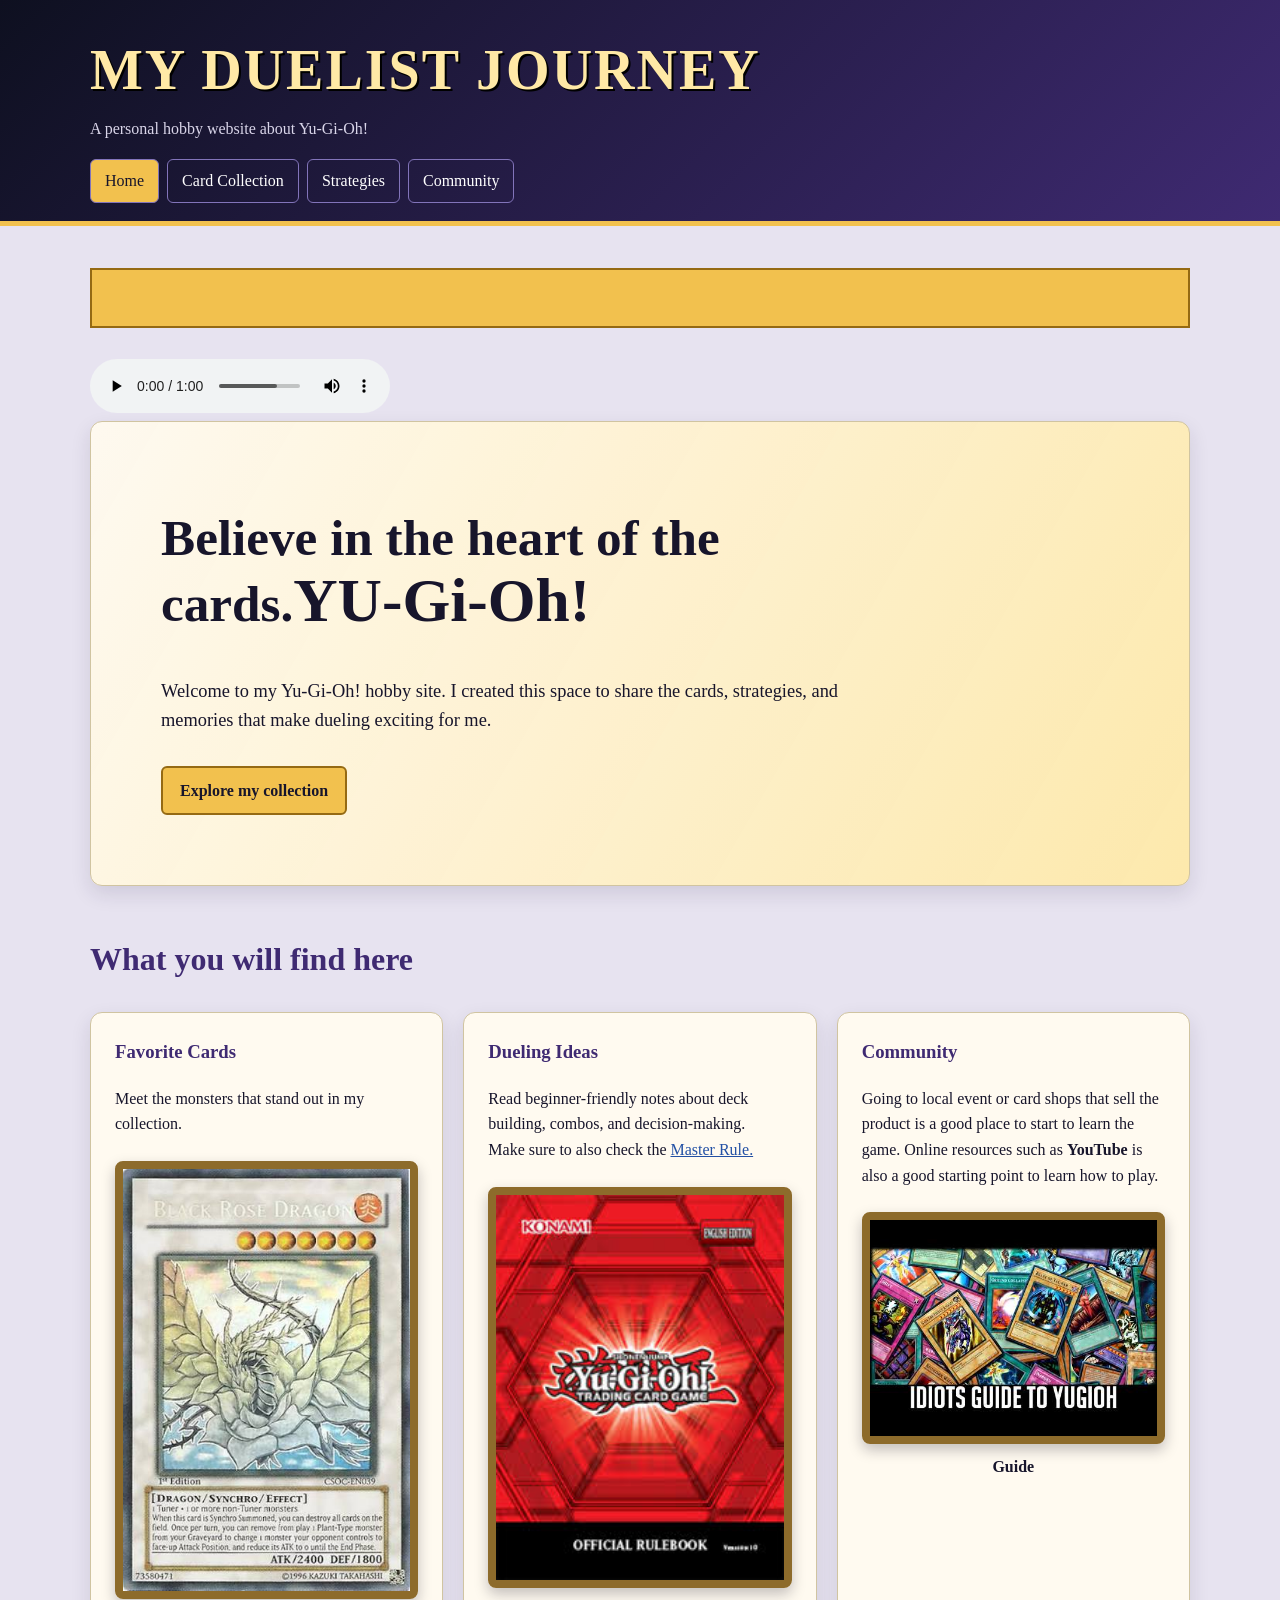
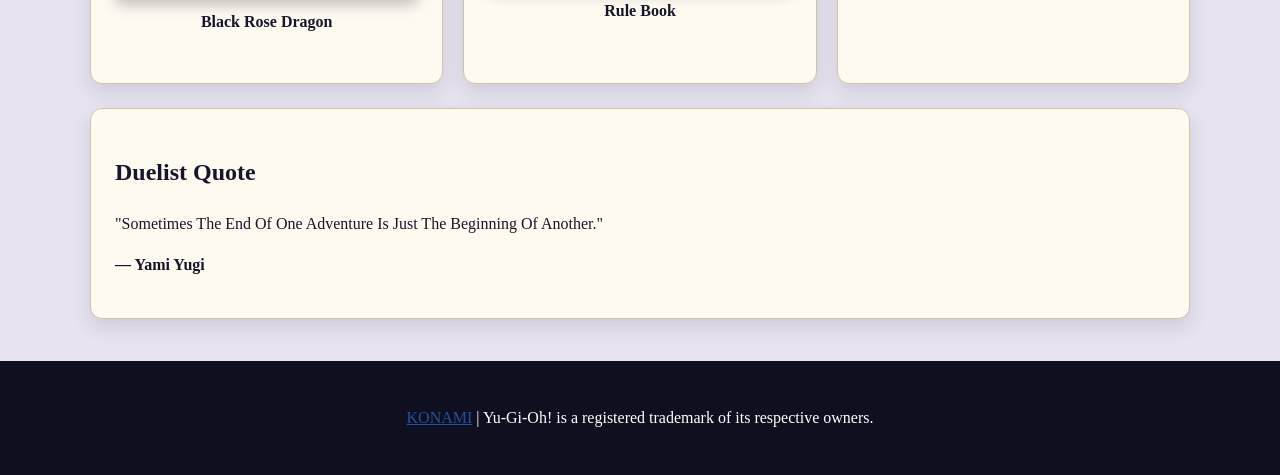
<file: index.html>
<!doctype html>
<html lang="en">
<head>
  <meta charset="utf-8">
  <meta name="viewport" content="width=device-width, initial-scale=1">
  <title>My Duelist Journey | Yu-Gi-Oh!</title>
  <link rel="stylesheet" href="_css/styles.css">
  <link rel="icon" type="image/jpeg" href="images/back-yugioh-card.jpeg">
</head>
<body>
  <header class="site-header">
    <div class="header-inner">
      <h1 class="brand">MY DUELIST JOURNEY</h1>
      <p class="tagline">A personal hobby website about Yu-Gi-Oh!</p>
      <nav aria-label="Main navigation">
        <ul class="nav-list">
          <li><a href="index.html" aria-current="page">Home</a></li>
          <li><a href="cards.html">Card Collection</a></li>
          <li><a href="strategies.html">Strategies</a></li>
          <li><a href="community.html">Community</a></li>
        </ul>
      </nav>
    </div>
  </header>

  <main class="container">
    <!-- MDN element #1: <marquee> displays scrolling text.
         It is obsolete in HTML5 because CSS animations are preferred for animation.-->
    <marquee class="duel-banner"><strong>YU-Gi-Oh?!?!?!? Become The King Of Games<strong></marquee>

    <!-- MDN element/attribute #2: <audio> embeds a sound file in the page.
         The autoplay and loop attributes start the opening theme and repeat it.
         Autoplay is not obsolete, but browsers may block audible autoplay, and
         automatic sound can be disruptive; controls are included so visitors
         can interact with the audio.-->
    <audio autoplay loop controls>
      <source src="media/duel-monsters-opening.mp3" type="audio/mpeg">
      
    </audio>

    <section class="hero">
      <p class="symbol" aria-hidden="true"></p>
      <!-- MDN element #3: <big> makes text larger than the surrounding text.
           It is obsolete in HTML5; CSS font-size is the modern replacement. -->
      <h2>Believe in the heart of the cards.<big>YU-Gi-Oh!</big></h2>
      <p>Welcome to my Yu-Gi-Oh! hobby site. I created this space to share the cards, strategies, and memories that make dueling exciting for me.</p>
      <a class="button" href="cards.html">Explore my collection</a>
    </section>

    <h2 class="section-heading">What you will find here</h2>
    <section class="grid" aria-label="Website sections">
      <article class="card">
        <h3>Favorite Cards</h3>
        <p>Meet the monsters that stand out in my collection.</p>
        
        <figure class="favorite-card">
          <img src="images/GR-Black Rose.jpeg" alt="Black Rose Dragon Yu-Gi-Oh! trading card">
          <figcaption>Black Rose Dragon</figcaption>
        </figure>
      </article>
      <article class="card"><h3>Dueling Ideas</h3><p>Read beginner-friendly notes about deck building, combos, and decision-making.<br>Make sure to also check the <a href="https://yugipedia.com/wiki/Master_Rule" title="Master Rules" target="_blank">Master Rule.</a></p>
       <figure class="Dueling-Ideas">
          <img src="images/master-rule.jpeg" alt="Yu-Gi-Oh Master Rule book">
          <figcaption>Rule Book</figcaption>
        </figure>
      </article>
      <article class="card"><h3>Community</h3><p>Going to local event or card shops that sell the product is a good place to start to learn the game. Online resources such as <b>YouTube</b> is also a good starting point to learn how to play.</p><figure class="Guide">
          <img src="images/Guide-yugioh.jpg" alt="Yu-Gi-Oh guide">
          <figcaption>Guide</figcaption>
    </figure></article>
    
    </section>

    <section class="quote" style="margin-top: 24px;">
      <h2>Duelist Quote</h2>
      <p>"Sometimes The End Of One Adventure Is Just The Beginning Of Another."</p>
      <p><strong>— Yami Yugi</strong></p>
    </section>
  </main>

  <footer class="footer"><p><a href="https://www.yugioh-card.com/en/" title="yugioh-card.com" target="_blank">KONAMI</a>
    | Yu-Gi-Oh! is a registered trademark of its respective owners.</p></footer>
</body>
</html>
</file>
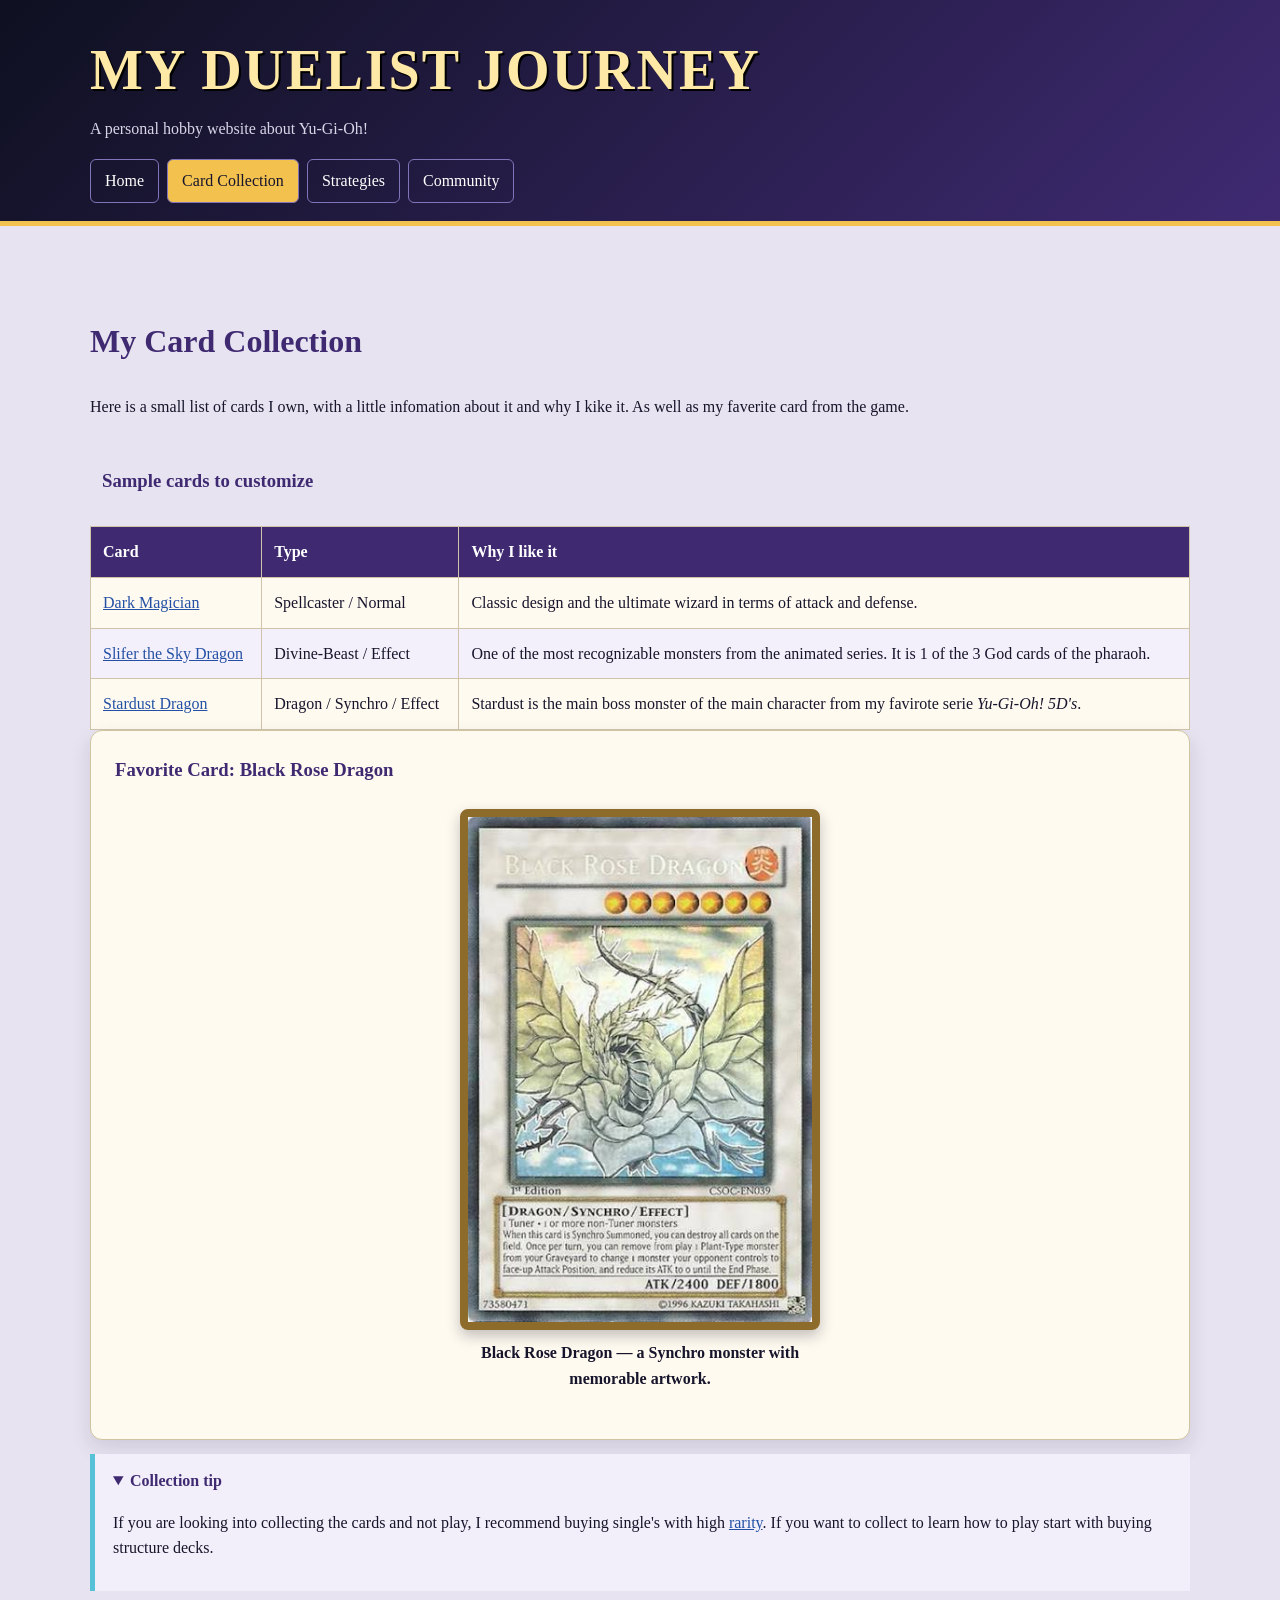
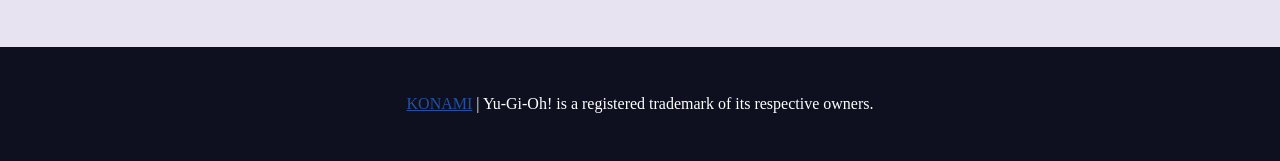
<file: cards.html>
<!doctype html>
<html lang="en">
<head>
  <meta charset="utf-8">
  <meta name="viewport" content="width=device-width, initial-scale=1">
  <title>Card Collection | My Duelist Journey</title>
  <link rel="stylesheet" href="_css/styles.css">
  <link rel="icon" type="image/jpeg" href="images/back-yugioh-card.jpeg">
</head>
<body>
  <header class="site-header"><div class="header-inner">
    <h1 class="brand">MY DUELIST JOURNEY</h1><p class="tagline">A personal hobby website about Yu-Gi-Oh!</p>
    <nav aria-label="Main navigation"><ul class="nav-list">
      <li><a href="index.html">Home</a></li><li><a href="cards.html" aria-current="page">Card Collection</a></li><li><a href="strategies.html">Strategies</a></li><li><a href="community.html">Community</a></li>
    </ul></nav>
  </div></header>
  <main class="container">
    <h2 class="section-heading">My Card Collection</h2>
    <p>Here is a small list of cards I own, with a little infomation about it and why I kike it. As well as my faverite card from the game.</p>
    <table class="card-table">
      <caption><h3>Sample cards to customize</h3></caption>
      <thead><tr><th>Card</th><th>Type</th><th>Why I like it</th></tr></thead>
      <tbody>
        <tr><td><a href="https://yugipedia.com/wiki/Dark_Magician" title="Dark Magician" target="_blank">Dark Magician</a></td><td>Spellcaster / Normal</td><td>Classic design and the ultimate wizard in terms of attack and defense.</td></tr>
        <tr><td><a href="https://yugipedia.com/wiki/Slifer_the_Sky_Dragon" title="Slifer_the_Sky_Dragon" target="_blank">Slifer the Sky Dragon</a></td><td>Divine-Beast / Effect</td><td>One of the most recognizable monsters from the animated series. It is 1 of the 3 God cards of the pharaoh.</td></tr>
        <tr><td><a href="https://yugipedia.com/wiki/Stardust_Dragon" title="Stardust Dragon" target="_blank">Stardust Dragon</a></td><td>Dragon / Synchro / Effect</td><td>Stardust is the main boss monster of the main character from my favirote serie <i>Yu-Gi-Oh! 5D's</i>.</td></tr>
      </tbody>
    </table>

    <section class="feature">
      <h3>Favorite Card: Black Rose Dragon</h3>
      <figure class="favorite-card">
        <img src="images/GR-Black Rose.jpeg" alt="Black Rose Dragon Yu-Gi-Oh! trading card">
        <figcaption>Black Rose Dragon — a Synchro monster with memorable artwork.</figcaption>
      </figure>
    </section>

  
    <details open>
      <summary>Collection tip</summary>
      <p>If you are looking into collecting the cards and not play, I recommend buying single's with high <a href="https://www.tcgplayer.com/content/article/How-To-Understand-Yu-Gi-Oh-Card-Rarity/5dfc18e1-1dc0-45b0-b5a9-2cecd64150cd/?utm_campaign=18149059402&utm_source=google&utm_medium=cpc&utm_content=&utm_term=&adgroupid=&gad_source=1&gad_campaignid=20953216268&gbraid=0AAAAADHLWY3-YWvPAf1LFAZHKy1oTQCJb&gclid=Cj0KCQjwzsjVBhC3ARIsALnMv4k444nddgbtMWWupa-UyWdH0Vj2SNkVx__tSnQsAR7nKBd7IABTWA0aAj-8EALw_wcB" title="SYu-Gi-Oh Card Rarity" target="_blank">rarity</a>. If you want to collect to learn how to play start with buying structure decks.</p>
    </details>
  </main>
  <footer class="footer"><p><a href="https://www.yugioh-card.com/en/" title="yugioh-card.com" target="_blank">KONAMI</a>
    | Yu-Gi-Oh! is a registered trademark of its respective owners.</p></footer>
</body>
</html>
</file>
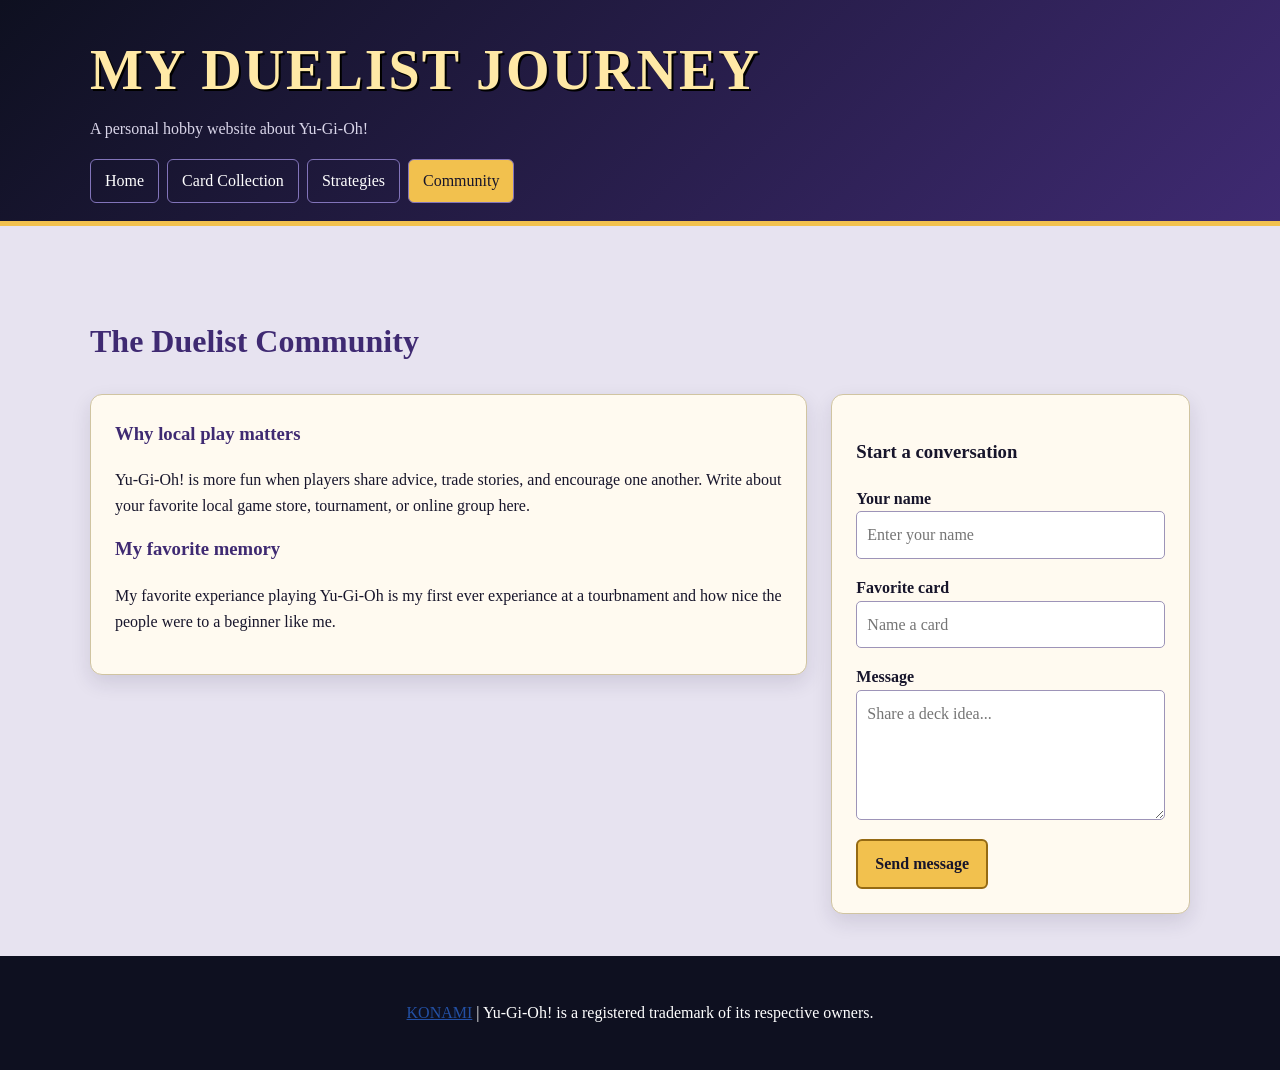
<file: community.html>
<!doctype html>
<html lang="en">
<head>
  <meta charset="utf-8">
  <meta name="viewport" content="width=device-width, initial-scale=1">
  <title>Community | My Duelist Journey</title>
  <link rel="stylesheet" href="_css/styles.css">
  <link rel="icon" type="image/jpeg" href="images/back-yugioh-card.jpeg">
</head>
<body>
  <header class="site-header"><div class="header-inner">
    <h1 class="brand">MY DUELIST JOURNEY</h1><p class="tagline">A personal hobby website about Yu-Gi-Oh!</p>
    <nav aria-label="Main navigation"><ul class="nav-list">
      <li><a href="index.html">Home</a></li><li><a href="cards.html">Card Collection</a></li><li><a href="strategies.html">Strategies</a></li><li><a href="community.html" aria-current="page">Community</a></li>
    </ul></nav>
  </div></header>
  <main class="container">
    <h2 class="section-heading">The Duelist Community</h2>
    <div class="two-column">
      <section class="feature"><h3>Why local play matters</h3><p>Yu-Gi-Oh! is more fun when players share advice, trade stories, and encourage one another. Write about your favorite local game store, tournament, or online group here.</p><h3>My favorite memory</h3><p>My favorite experiance playing Yu-Gi-Oh is my first ever experiance at a tourbnament and how nice the people were to a beginner like me.</p></section>
      <section class="form-panel"><h3>Start a conversation</h3>
        <form action="#" method="post">
          <!--Attribute #3: The placeholder attribute gives a temporary example inside a blank
               field. -->
          <label for="duelist-name">Your name</label><input id="duelist-name" name="duelist-name" type="text" placeholder="Enter your name">
          <label for="favorite-card">Favorite card</label><input id="favorite-card" name="favorite-card" type="text" placeholder="Name a card">
          <label for="message">Message</label><textarea id="message" name="message" placeholder="Share a deck idea..."></textarea>
          <button class="button" type="submit">Send message</button>
        </form>
      </section>
    </div>
  </main>
  <footer class="footer"><p><a href="https://www.yugioh-card.com/en/" title="yugioh-card.com" target="_blank">KONAMI</a>
    | Yu-Gi-Oh! is a registered trademark of its respective owners.</p></footer>
</body>
</html>
</file>
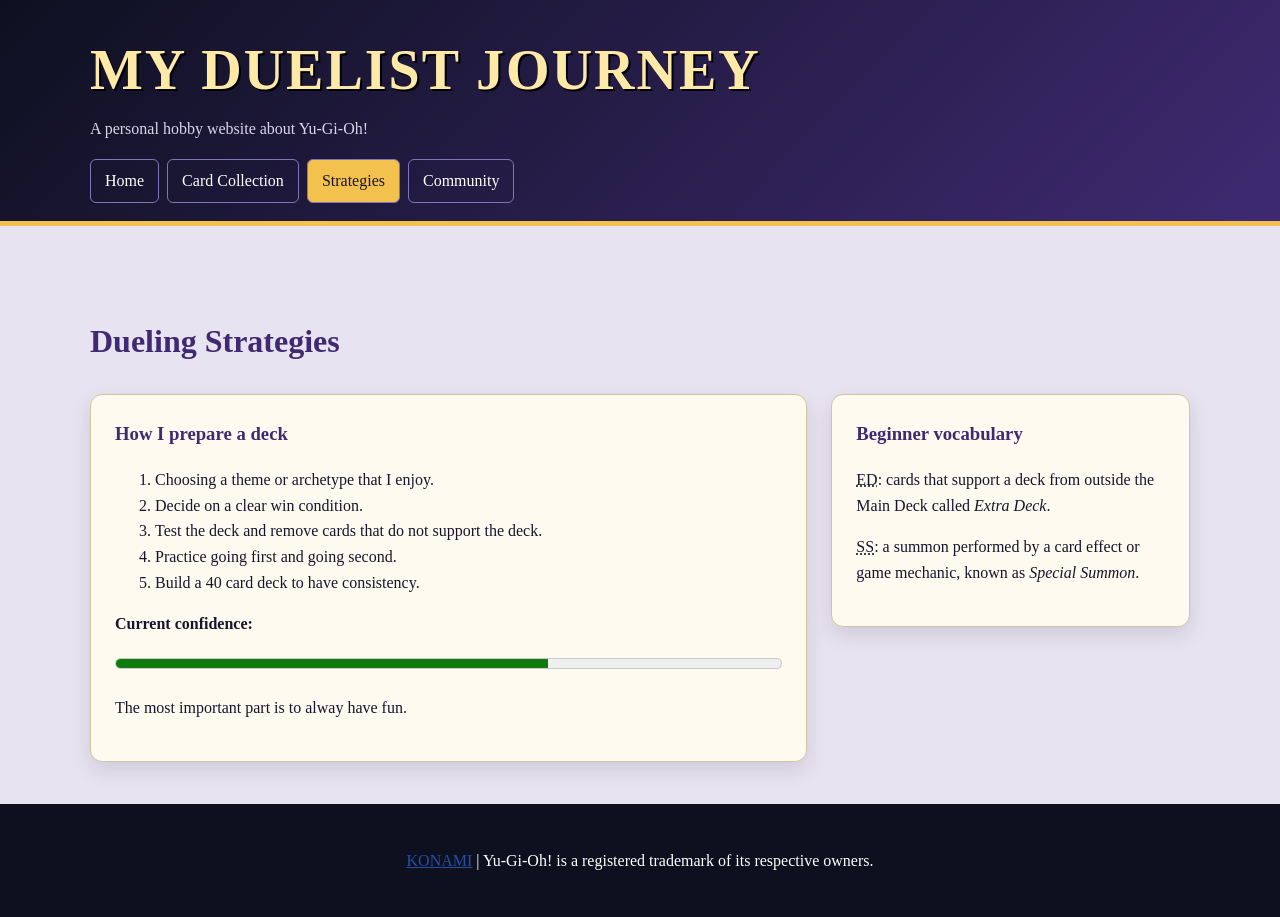
<file: strategies.html>
<!doctype html>
<html lang="en">
<head>
  <meta charset="utf-8">
  <meta name="viewport" content="width=device-width, initial-scale=1">
  <title>Strategies | My Duelist Journey</title>
  <link rel="stylesheet" href="_css/styles.css">
  <link rel="icon" type="image/jpeg" href="images/back-yugioh-card.jpeg">
</head>
<body>
  <header class="site-header"><div class="header-inner">
    <h1 class="brand">MY DUELIST JOURNEY</h1><p class="tagline">A personal hobby website about Yu-Gi-Oh!</p>
    <nav aria-label="Main navigation"><ul class="nav-list">
      <li><a href="index.html">Home</a></li><li><a href="cards.html">Card Collection</a></li><li><a href="strategies.html" aria-current="page">Strategies</a></li><li><a href="community.html">Community</a></li>
    </ul></nav>
  </div></header>
  <main class="container">
    <h2 class="section-heading">Dueling Strategies</h2>
    <div class="two-column">
      <section class="feature"><h3>How I prepare a deck</h3>
        <ol><li>Choosing a theme or archetype that I enjoy.</li><li>Decide on a clear win condition.</li><li>Test the deck and remove cards that do not support the deck.</li><li>Practice going first and going second.</li><li>Build a 40 card deck to have consistency.</ol>
      
        <p><strong>Current confidence:</strong></p>
        <meter min="0" max="100" value="65">65 out of 100</meter>
        <p>The most important part is to alway have fun.</p>
      </section>
      <aside class="card"><h3>Beginner vocabulary</h3>
        
        <p><abbr title="Extra Deck">ED</abbr>: cards that support a deck from outside the Main Deck called <i>Extra Deck</i>.</p>
        <p><abbr title="Special Summon">SS</abbr>: a summon performed by a card effect or game mechanic, known as <i>Special Summon</i>.</p>
      </aside>
    </div>
  </main>
  <footer class="footer"><p><a href="https://www.yugioh-card.com/en/" title="yugioh-card.com" target="_blank">KONAMI</a>
    | Yu-Gi-Oh! is a registered trademark of its respective owners.</p></footer>
</body>
</html>
</file>
<file: _css/styles.css>
:root {
  --ink: #17152b;
  --night: #0e1020;
  --purple: #3f2a72;
  --gold: #f2c14e;
  --gold-light: #ffe9a6;
  --paper: #fffaf0;
  --muted: #d9d5e9;
  --accent: #55c2d8;
}

* { box-sizing: border-box; }

body {
  margin: 0;
  color: var(--ink);
  background: #e7e3f0;
  font-family: Georgia, "Times New Roman", serif;
  line-height: 1.6;
}

a { color: #2350a4; }
a:hover, a:focus { color: #8b3d18; }

.site-header {
  color: white;
  background: linear-gradient(135deg, var(--night), var(--purple));
  border-bottom: 5px solid var(--gold);
}

.header-inner, .container {
  width: min(1100px, 92%);
  margin: 0 auto;
}

.header-inner {
  padding: 26px 0 18px;
}

.brand {
  margin: 0;
  color: var(--gold-light);
  letter-spacing: 2px;
  font-size: clamp(2rem, 5vw, 3.5rem);
  text-shadow: 2px 2px 0 #000;
}

.tagline { margin: 0 0 18px; color: var(--muted); }

.nav-list {
  display: flex;
  flex-wrap: wrap;
  gap: 8px;
  padding: 0;
  margin: 0;
  list-style: none;
}

.nav-list a {
  display: inline-block;
  padding: 8px 14px;
  color: white;
  text-decoration: none;
  border: 1px solid #8274ba;
  border-radius: 6px;
}

.nav-list a:hover, .nav-list a[aria-current="page"] {
  color: var(--ink);
  background: var(--gold);
}

main { padding: 42px 0; }

.hero, .card, .feature, .quote, .form-panel {
  background: var(--paper);
  border: 1px solid #d0c4a1;
  border-radius: 12px;
  box-shadow: 0 8px 20px rgba(35, 27, 63, .12);
}

.hero {
  padding: clamp(28px, 6vw, 70px);
  background: linear-gradient(120deg, rgba(255,250,240,.96), rgba(255,233,166,.92));
}

.hero h2 { max-width: 650px; margin-top: 0; font-size: clamp(2rem, 4vw, 3.8rem); line-height: 1.1; }
.hero p { max-width: 680px; font-size: 1.15rem; }

/* Styling for the requested <marquee>. The element is obsolete in HTML5,
here is an example of how it should be done in HTML 5:
p {
  animation-duration: 3s;
  animation-name: slide-in;
}

@keyframes slide-in {
  from {
    translate: 150vw 0;
    scale: 200% 1;
  }

  to {
    translate: 0 0;
    scale: 100% 1;
  }
} */
.duel-banner {
  margin: 0 0 24px;
  padding: 10px;
  color: var(--ink);
  background: var(--gold);
  border: 2px solid #956a13;
  font-size: 1.4rem;
  font-weight: bold;
  letter-spacing: 10px;
  text-align: center;
}

.button {
  display: inline-block;
  margin-top: 12px;
  padding: 10px 17px;
  color: var(--ink);
  font-weight: bold;
  text-decoration: none;
  background: var(--gold);
  border: 2px solid #956a13;
  border-radius: 6px;
}

.button:hover { background: #fff1bd; }

.section-heading { margin-top: 48px; color: var(--purple); font-size: 2rem; }
.grid { display: grid; grid-template-columns: repeat(3, 1fr); gap: 20px; }
.two-column { display: grid; grid-template-columns: 2fr 1fr; gap: 24px; align-items: start; }
.card, .feature, .quote, .form-panel { padding: 24px; }
.card h3, .feature h3 { margin-top: 0; color: var(--purple); }
.symbol { font-size: 3rem; color: var(--gold); text-shadow: 2px 2px var(--purple); }

.favorite-card {
  max-width: 360px;
  margin: 24px auto;
  text-align: center;
}

.favorite-card img {
  display: block;
  width: 100%;
  height: auto;
  border: 8px solid #8d6b2b;
  border-radius: 8px;
  box-shadow: 0 6px 14px rgba(14, 16, 32, .25);
}
.Dueling-Ideas {
  max-width: 360px;
  margin: 24px auto;
  text-align: center;
}

.Dueling-Ideas img {
  display: block;
  width: 100%;
  height: auto;
  border: 8px solid #8d6b2b;
  border-radius: 8px;
  box-shadow: 0 6px 14px rgba(14, 16, 32, .25);
}
.Guide {
  max-width: 360px;
  margin: 24px auto;
  text-align: center;
}

.Guide img {
  display: block;
  width: 100%;
  height: auto;
  border: 8px solid #8d6b2b;
  border-radius: 8px;
  box-shadow: 0 6px 14px rgba(14, 16, 32, .25);
}

.favorite-card figcaption { padding-top: 10px; font-weight: bold; }
.Dueling-Ideas figcaption { padding-top: 10px; font-weight: bold; }
.Guide figcaption { padding-top: 10px; font-weight: bold; }

details { margin: 14px 0; padding: 14px 18px; background: #f2effa; border-left: 5px solid var(--accent); }
summary { cursor: pointer; color: var(--purple); font-weight: bold; }

meter { width: 100%; height: 22px; }

.card-table { width: 100%; border-collapse: collapse; background: var(--paper); }
.card-table caption { padding: 12px; color: var(--purple); font-weight: bold; text-align: left; }
.card-table th, .card-table td { padding: 12px; border: 1px solid #cfc4aa; text-align: left; }
.card-table th { color: white; background: var(--purple); }
.card-table tr:nth-child(even) { background: #f4f0fb; }

form label { display: block; margin-top: 16px; font-weight: bold; }
input, textarea, select { width: 100%; padding: 10px; font: inherit; border: 1px solid #9d94b8; border-radius: 5px; }
textarea { min-height: 130px; resize: vertical; }
button { cursor: pointer; font: inherit; }
.footer { padding: 28px 0; color: white; background: var(--night); text-align: center; }

@media (max-width: 760px) {
  .grid, .two-column { grid-template-columns: 1fr; }
}
</file>
